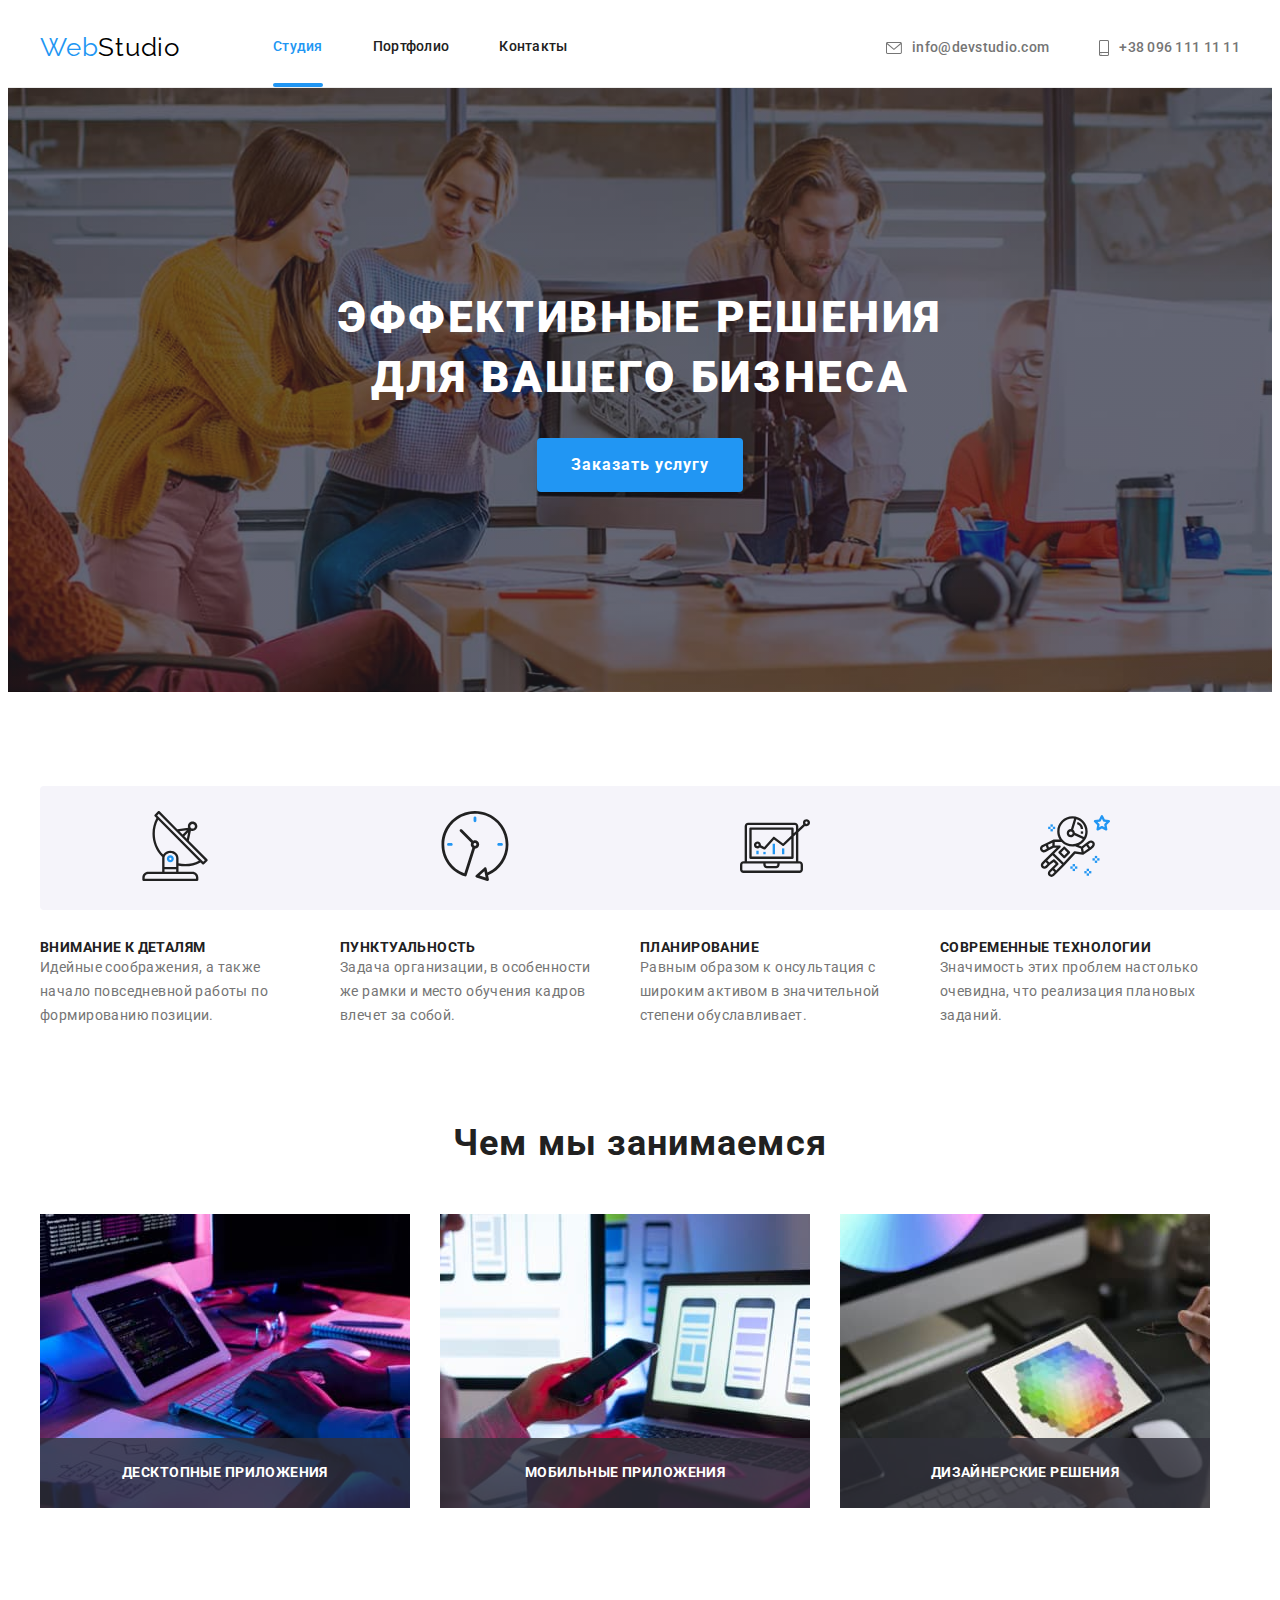
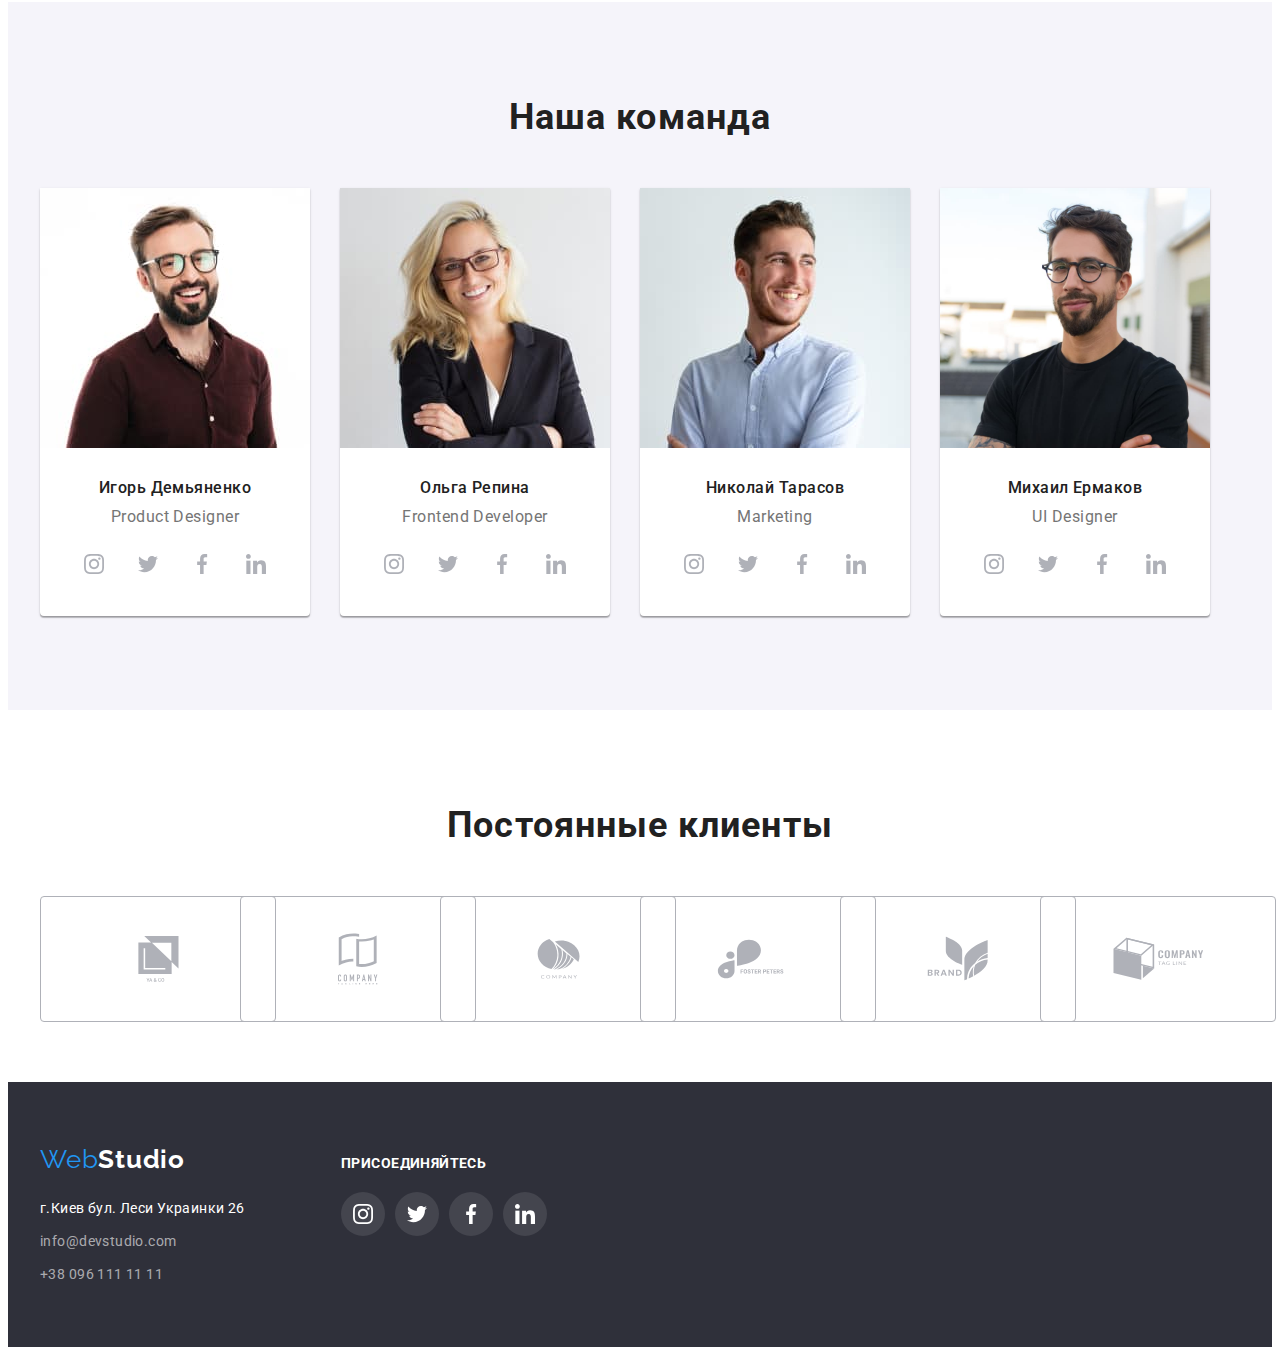
<file: index.html>
<!DOCTYPE html>
<html lang="ru">
  <head>
    <meta charset="UTF-8" />
    <meta http-equiv="X-UA-Compatible" content="IE=edge" />
    <meta name="viewport" content="width=device-width, initial-scale=1.0" />
    <title>WebStudio</title>
    <link rel="preconnect" href="https://fonts.gstatic.com" />
    <link
      href="https://fonts.googleapis.com/css2?family=Raleway:wght@700&family=Roboto:wght@400;500;700;900&display=swap"
      rel="stylesheet"
    />
    <link
      rel="stylesheet"
      href="https://cdnjs.cloudflare.com/ajax/libs/modern-normalize/1.1.0/modern-normalize.min.css"
      integrity="sha512-wpPYUAdjBVSE4KJnH1VR1HeZfpl1ub8YT/NKx4PuQ5NmX2tKuGu6U/JRp5y+Y8XG2tV+wKQpNHVUX03MfMFn9Q=="
      crossorigin="anonymous"
      referrerpolicy="no-referrer"
    />
    <link rel="stylesheet" href="./css/styles.css" />
  </head>
  <body>
    <header class="header">
      <div class="container header-container">
        <nav class="header-nav">
          <a class="logo link" href="./index.html">Web<span class="logo-black">Studio</span> </a>
          <ul class="header-menu list">
            <li class="menu-list">
              <a class="menu-list-link link current" href="./index.html">Студия</a>
            </li>
            <li class="menu-list">
              <a class="menu-list-link link" href="./portfolio.html">Портфолио</a>
            </li>
            <li class="menu-list"><a class="menu-list-link link" href="">Контакты</a></li>
          </ul>
        </nav>
        <ul class="contacts-header list">
          <li class="contacts-header-list">
            <a class="contacts-header-mail-link link" href="mailto:info@devstudio.com">
              <svg class="header-icon">
                <use href="./imeges/svg/svg.svg#icon-envelope"></use>
              </svg>
              info@devstudio.com
            </a>
          </li>
          <li class="contacts-header-list">
            <a class="contacts-header-phone-link link" href="tel:+380961111111">
              <svg class="header-icon-tel">
                <use href="./imeges/svg/svg.svg#icon-smartphone" height="16" width="10"></use>
              </svg>
              +38 096 111 11 11</a
            >
          </li>
        </ul>
      </div>
    </header>
    <!-- hero -->
    <main>
      <section class="hero">
        <h1 class="titel-hero">Эффективные решения<br />для вашего бизнеса</h1>
        <button type="button" class="modal-button" data-modal-open>Заказать услугу</button>
      </section>
      <!-- advantages -->
      <section class="section-advantages">
        <div class="container">
          <!--скрыть заголовок-->
          <h2 hidden>Наши преимущества</h2>
          <ul class="advantages">
            <li class="advantages-list list">
              <div class="advantages-icon-container">
                <svg class="advantages-icon">
                  <use href="./imeges/svg/svg.svg#icon-antenna"></use>
                </svg>
              </div>
              <h3 class="advantages-titel">Внимание к деталям</h3>
              <p class="advantages-text">
                Идейные соображения, а также начало повседневной работы по формированию позиции.
              </p>
            </li>
            <li class="advantages-list list">
              <div class="advantages-icon-container">
                <svg class="advantages-icon">
                  <use href="./imeges/svg/svg.svg#icon-clock"></use>
                </svg>
              </div>
              <h3 class="advantages-titel">Пунктуальность</h3>
              <p class="advantages-text">
                Задача организации, в особенности же рамки и место обучения кадров влечет за собой.
              </p>
            </li>
            <li class="advantages-list list">
              <div class="advantages-icon-container">
                <svg class="advantages-icon">
                  <use href="./imeges/svg/svg.svg#icon-diagram"></use>
                </svg>
              </div>
              <h3 class="advantages-titel">Планирование</h3>
              <p class="advantages-text">
                Равным образом к онсультация с широким активом в значительной степени обуславливает.
              </p>
            </li>
            <li class="advantages-list list">
              <div class="advantages-icon-container">
                <svg class="advantages-icon">
                  <use href="./imeges/svg/svg.svg#icon-astronaut"></use>
                </svg>
              </div>
              <h3 class="advantages-titel">Современные технологии</h3>
              <p class="advantages-text">
                Значимость этих проблем настолько очевидна, что реализация плановых заданий.
              </p>
            </li>
          </ul>
        </div>
      </section>
      <!-- job -->
      <section class="section-job">
        <div class="container">
          <h2 class="job">Чем мы занимаемся</h2>
          <ul class="job-list">
            <li class="job-list-item list">
              <img class="job-list-img" src="./imeges/job/1.jpg" alt="Верстка сайта" width="370" />
              <div class="job-list-img-container">
                <p class="job-list-img-text">ДЕСКТОПНЫЕ ПРИЛОЖЕНИЯ</p>
              </div>
            </li>
            <li class="job-list-item list">
              <img
                class="job-list-img"
                src="./imeges/job/2.jpg"
                alt="Адаптация для разных устройств"
                width="370"
              />
              <div class="job-list-img-container">
                <p class="job-list-img-text">Мобильные приложения</p>
              </div>
            </li>
            <li class="job-list-item list">
              <img
                class="job-list-img"
                src="./imeges/job/3.jpg"
                alt="Подбор цветовой гаммы"
                width="370"
              />
              <div class="job-list-img-container">
                <p class="job-list-img-text">Дизайнерские решения</p>
              </div>
            </li>
          </ul>
        </div>
      </section>
      <!-- team -->
      <section class="section-team">
        <div class="container">
          <h2 class="team-titel">Наша команда</h2>
          <ul class="team-list">
            <li class="team-list-item list">
              <img src="./imeges/team/1.jpg" alt="фото Игоря Демьяненко" width="270" />
              <div class="team-box">
                <h3 class="team-name">Игорь Демьяненко</h3>
                <p lang="en" class="position">Product Designer</p>
                <ul class="social-list list">
                  <li>
                    <a class="social-list-link" href="">
                      <svg class="social-list-icon">
                        <use href="./imeges/svg/svg.svg#icon-instagram"></use>
                      </svg>
                    </a>
                  </li>
                  <li>
                    <a href="" class="social-list-link">
                      <svg class="social-list-icon">
                        <use href="./imeges/svg/svg.svg#icon-twitter"></use>
                      </svg>
                    </a>
                  </li>
                  <li>
                    <a href="" class="social-list-link">
                      <svg class="social-list-icon">
                        <use href="./imeges/svg/svg.svg#icon-facebook-1"></use>
                      </svg>
                    </a>
                  </li>
                  <li>
                    <a href="" class="social-list-link">
                      <svg class="social-list-icon">
                        <use href="./imeges/svg/svg.svg#icon-linkedin"></use>
                      </svg>
                    </a>
                  </li>
                </ul>
              </div>
            </li>
            <li class="team-list-item list">
              <img src="./imeges/team/2.jpg" alt="фото Ольги Репиной" width="270" />
              <div class="team-box">
                <h3 class="team-name">Ольга Репина</h3>
                <p lang="en" class="position">Frontend Developer</p>
                <ul class="social-list list">
                  <li>
                    <a class="social-list-link" href="">
                      <svg class="social-list-icon">
                        <use href="./imeges/svg/svg.svg#icon-instagram"></use>
                      </svg>
                    </a>
                  </li>
                  <li>
                    <a href="" class="social-list-link">
                      <svg class="social-list-icon">
                        <use href="./imeges/svg/svg.svg#icon-twitter"></use>
                      </svg>
                    </a>
                  </li>
                  <li>
                    <a href="" class="social-list-link">
                      <svg class="social-list-icon">
                        <use href="./imeges/svg/svg.svg#icon-facebook-1"></use>
                      </svg>
                    </a>
                  </li>
                  <li>
                    <a href="" class="social-list-link">
                      <svg class="social-list-icon">
                        <use href="./imeges/svg/svg.svg#icon-linkedin"></use>
                      </svg>
                    </a>
                  </li>
                </ul>
              </div>
            </li>
            <li class="team-list-item list">
              <img src="./imeges/team/3.jpg" alt="фото Николая Тарасова" />
              <div class="team-box">
                <h3 class="team-name">Николай Тарасов</h3>
                <p lang="en" class="position">Marketing</p>
                <ul class="social-list list">
                  <li>
                    <a class="social-list-link" href="">
                      <svg class="social-list-icon">
                        <use href="./imeges/svg/svg.svg#icon-instagram"></use>
                      </svg>
                    </a>
                  </li>
                  <li>
                    <a href="" class="social-list-link">
                      <svg class="social-list-icon">
                        <use href="./imeges/svg/svg.svg#icon-twitter"></use>
                      </svg>
                    </a>
                  </li>
                  <li>
                    <a href="" class="social-list-link">
                      <svg class="social-list-icon">
                        <use href="./imeges/svg/svg.svg#icon-facebook-1"></use>
                      </svg>
                    </a>
                  </li>
                  <li>
                    <a href="" class="social-list-link">
                      <svg class="social-list-icon">
                        <use href="./imeges/svg/svg.svg#icon-linkedin"></use>
                      </svg>
                    </a>
                  </li>
                </ul>
              </div>
            </li>
            <li class="team-list-item list">
              <img src="./imeges/team/4.jpg" alt="фото Михаила Ермакова" width="270" />
              <div class="team-box">
                <h3 class="team-name">Михаил Ермаков</h3>
                <p lang="en" class="position">UI Designer</p>
                <ul class="social-list list">
                  <li>
                    <a class="social-list-link" href="">
                      <svg class="social-list-icon">
                        <use href="./imeges/svg/svg.svg#icon-instagram"></use>
                      </svg>
                    </a>
                  </li>
                  <li>
                    <a class="social-list-link" href="">
                      <svg class="social-list-icon">
                        <use href="./imeges/svg/svg.svg#icon-twitter"></use>
                      </svg>
                    </a>
                  </li>
                  <li>
                    <a href="" class="social-list-link">
                      <svg class="social-list-icon">
                        <use href="./imeges/svg/svg.svg#icon-facebook-1"></use>
                      </svg>
                    </a>
                  </li>
                  <li>
                    <a href="" class="social-list-link">
                      <svg class="social-list-icon">
                        <use href="./imeges/svg/svg.svg#icon-linkedin"></use>
                      </svg>
                    </a>
                  </li>
                </ul>
              </div>
            </li>
          </ul>
        </div>
      </section>
      <!-- Partners -->
      <section class="partners-sections">
        <div class="container">
          <h2 class="partners">Постоянные клиенты</h2>
          <ul class="partners-list list">
            <li class="partners-list-item">
              <a href="" class="partners-list-link">
                <svg class="partners-list-icon" height="46" width="41">
                  <use href="./imeges/svg/svg.svg#icon-group"></use>
                </svg>
              </a>
            </li>
            <li class="partners-list-item">
              <a href="" class="partners-list-link">
                <svg class="partners-list-icon" height="52" width="40">
                  <use href="./imeges/svg/svg.svg#icon-group2"></use>
                </svg>
              </a>
            </li>
            <li class="partners-list-item">
              <a href="" class="partners-list-link">
                <svg class="partners-list-icon" height="41" width="43">
                  <use href="./imeges/svg/svg.svg#icon-group3"></use>
                </svg>
              </a>
            </li>
            <li class="partners-list-item">
              <a href="" class="partners-list-link">
                <svg class="partners-list-icon" height="40" width="83">
                  <use href="./imeges/svg/svg.svg#icon-group4"></use>
                </svg>
              </a>
            </li>
            <li class="partners-list-item">
              <a href="" class="partners-list-link">
                <svg class="partners-list-icon" height="45" width="62">
                  <use href="./imeges/svg/svg.svg#icon-group5"></use>
                </svg>
              </a>
            </li>
            <li class="partners-list-item">
              <a href="" class="partners-list-link">
                <svg class="partners-list-icon" height="43" width="93">
                  <use href="./imeges/svg/svg.svg#icon-group6"></use>
                </svg>
              </a>
            </li>
          </ul>
        </div>
      </section>
    </main>
    <!-- footer -->
    <footer class="footer">
      <div class="container footer-container">
        <div class="addres">
          <a class="logo link" href="./index.html">Web<span class="logo-white">Studio</span></a>
          <address class="address">
            <ul class="footer-list list">
              <li class="footer-list-item">
                <a
                  class="footer-list-address link"
                  href="https://goo.gl/maps/URizzxRPcftidG8c9"
                  target="_blank"
                  rel="nooperer noreferrer"
                  >г.Киев бул. Леси Украинки 26</a
                >
              </li>
              <li class="footer-list-item">
                <a class="footer-link-mail link" href="mailto:info@devstudio.com"
                  >info@devstudio.com</a
                >
              </li>
              <li class="footer-list-item">
                <a class="footer-link-tel link" href="tel:+380961111111">+38 096 111 11 11</a>
              </li>
            </ul>
          </address>
        </div>
        <div class="footer-social-container">
          <p class="footer-social-titel">присоединяйтесь</p>
          <ul class="footer-social-list list">
            <li class="footer-social-list-item">
              <a class="footer-social-list-link" href="">
                <svg class="footer-social-list-icon">
                  <use href="./imeges/svg/svg.svg#icon-instagram"></use>
                </svg>
              </a>
            </li>
            <li class="footer-social-list-item">
              <a class="footer-social-list-link" href="">
                <svg class="footer-social-list-icon">
                  <use href="./imeges/svg/svg.svg#icon-twitter"></use>
                </svg>
              </a>
            </li>
            <li class="footer-social-list-item">
              <a href="" class="footer-social-list-link">
                <svg class="footer-social-list-icon">
                  <use href="./imeges/svg/svg.svg#icon-facebook-1"></use>
                </svg>
              </a>
            </li>
            <li class="footer-social-list-item">
              <a href="" class="footer-social-list-link">
                <svg class="footer-social-list-icon">
                  <use href="./imeges/svg/svg.svg#icon-linkedin"></use>
                </svg>
              </a>
            </li>
          </ul>
        </div>
      </div>
    </footer>
    <div class="backdrop is-hidden" data-modal>
      <div class="modal">
        <button type="button" class="close" data-modal-close>
          <svg class="close-icon" height="18px" width="18px">
            <use href="./imeges/svg/svg.svg#icon-Vector"></use>
          </svg>
        </button>
      </div>
    </div>
    <script src="./js/modal.js"></script>
  </body>
</html>
</file>
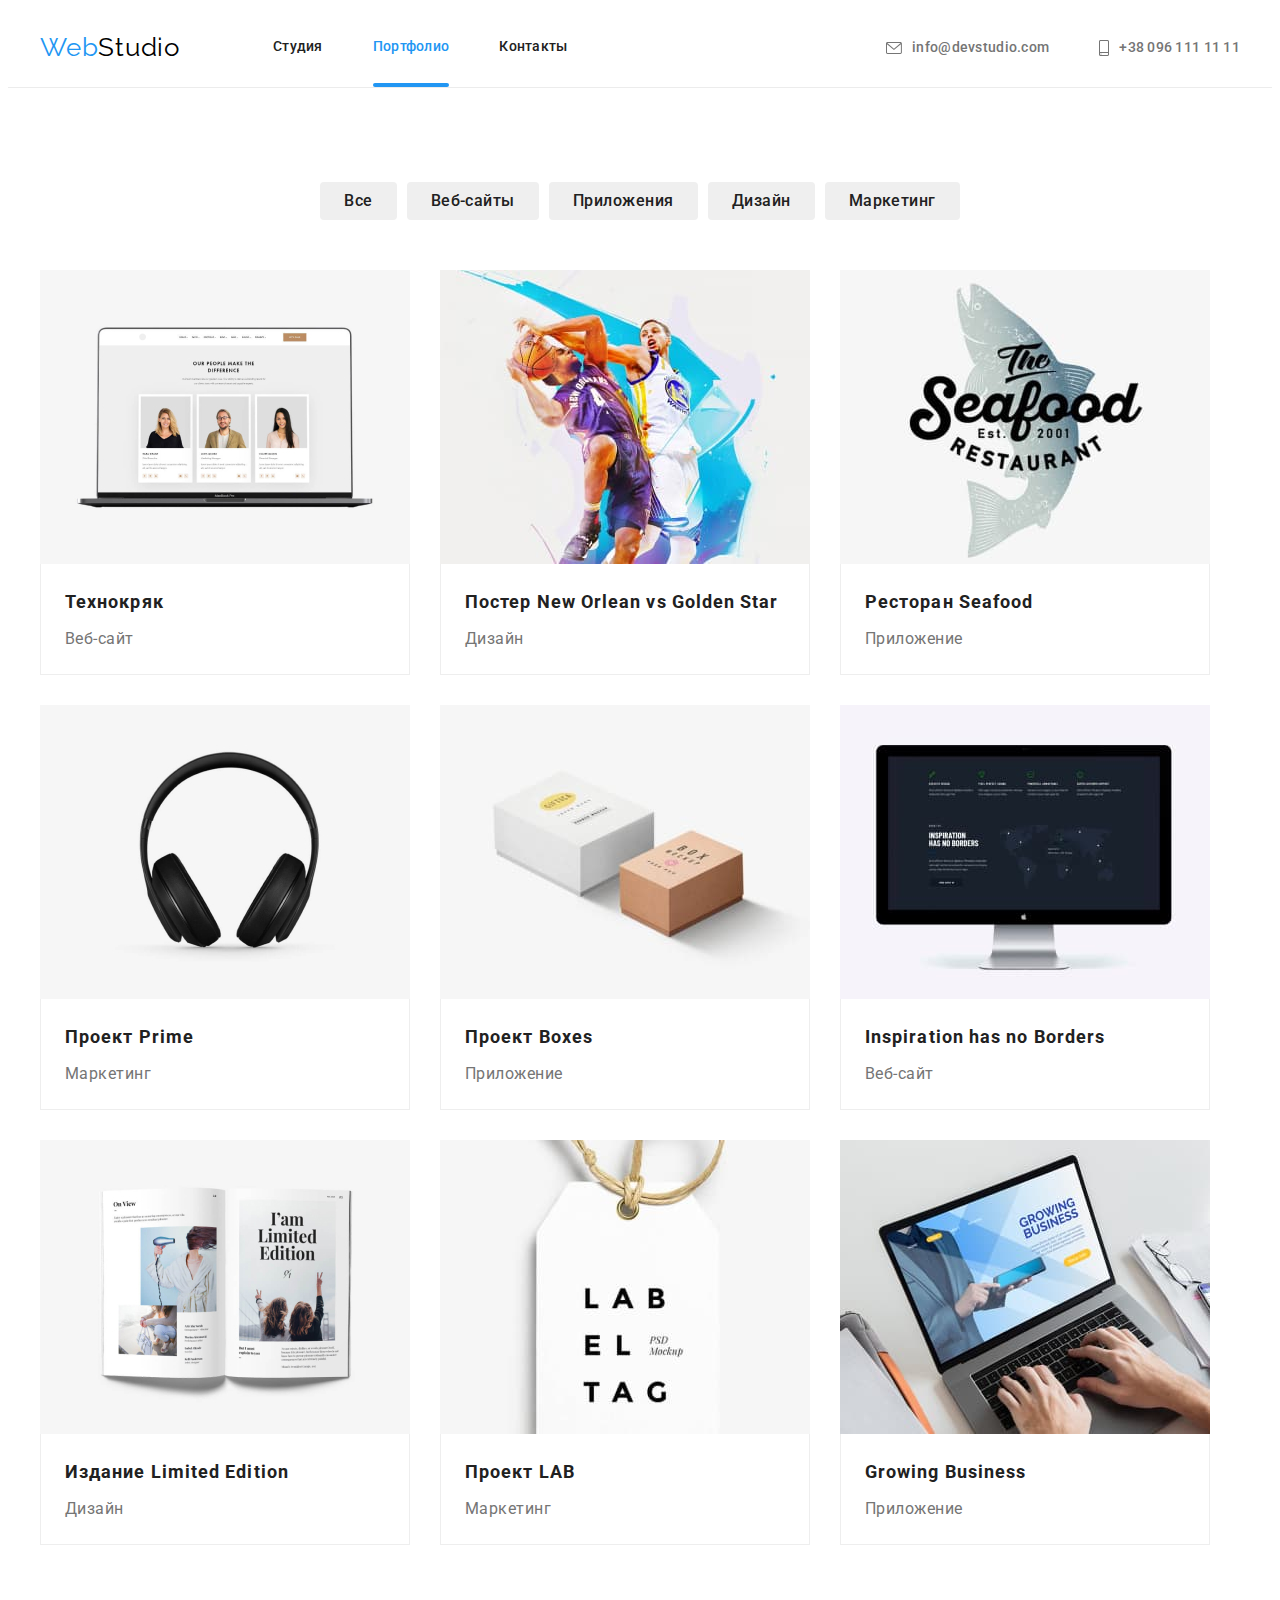
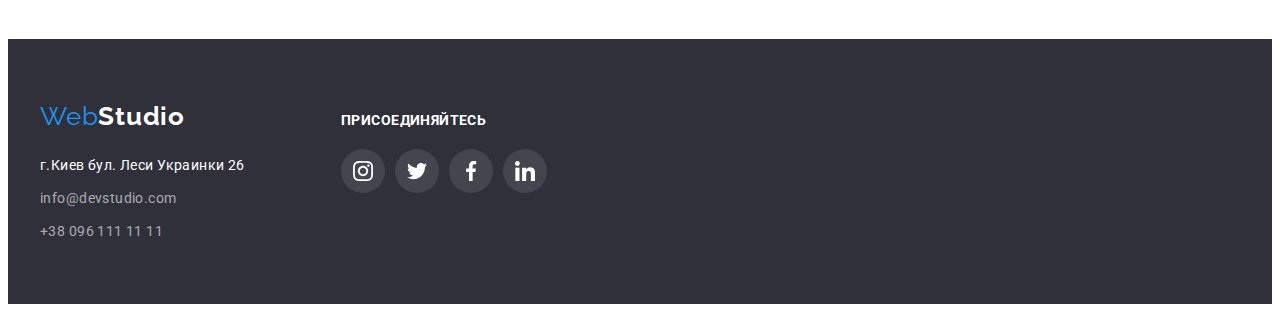
<file: portfolio.html>
<!DOCTYPE html>
<html lang="ru">
  <head>
    <meta charset="UTF-8" />
    <meta http-equiv="X-UA-Compatible" content="IE=edge" />
    <meta name="viewport" content="width=device-width, initial-scale=1.0" />
    <title>WebStudio</title>
    <link rel="preconnect" href="https://fonts.gstatic.com" />
    <link
      href="https://fonts.googleapis.com/css2?family=Raleway:wght@700&family=Roboto:wght@400;500;700;900&display=swap"
      rel="stylesheet"
    />
    <link
      rel="stylesheet"
      href="https://cdnjs.cloudflare.com/ajax/libs/modern-normalize/1.1.0/modern-normalize.min.css"
      integrity="sha512-wpPYUAdjBVSE4KJnH1VR1HeZfpl1ub8YT/NKx4PuQ5NmX2tKuGu6U/JRp5y+Y8XG2tV+wKQpNHVUX03MfMFn9Q=="
      crossorigin="anonymous"
      referrerpolicy="no-referrer"
    />
    <link rel="stylesheet" href="./css/styles.css" />
  </head>

  <body>
    <header class="header">
      <div class="container header-container">
        <nav class="header-nav">
          <a class="logo link" href="./index.html">Web<span class="logo-black">Studio</span> </a>
          <ul class="header-menu list">
            <li class="menu-list">
              <a class="menu-list-link link" href="./index.html">Студия</a>
            </li>
            <li class="menu-list">
              <a class="menu-list-link link current" href="./portfolio.html">Портфолио</a>
            </li>
            <li class="menu-list"><a class="menu-list-link link" href="">Контакты</a></li>
          </ul>
        </nav>
        <ul class="contacts-header list">
          <li class="contacts-header-list">
            <a class="contacts-header-mail-link link" href="mailto:info@devstudio.com">
              <svg class="header-icon">
                <use href="./imeges/svg/svg.svg#icon-envelope"></use>
              </svg>
              info@devstudio.com
            </a>
          </li>
          <li class="contacts-header-list">
            <a class="contacts-header-phone-link link" href="tel:+380961111111">
              <svg class="header-icon-tel">
                <use href="./imeges/svg/svg.svg#icon-smartphone" height="16" width="10"></use>
              </svg>
              +38 096 111 11 11</a
            >
          </li>
        </ul>
      </div>
    </header>
    <main>
      <section class="portfolio-section-btn">
        <div class="container">
          <!--скрыть заголовок-->
          <h1 hidden>Примеры наших работ</h1>
          <ul class="portfolio-btn list">
            <li class="portfolio-btn-item">
              <button type="button" class="modal-button-portfolio">Все</button>
            </li>
            <li class="portfolio-btn-item">
              <button type="button" class="modal-button-portfolio">Веб-сайты</button>
            </li>
            <li class="portfolio-btn-item">
              <button type="button" class="modal-button-portfolio">Приложения</button>
            </li>
            <li class="portfolio-btn-item">
              <button type="button" class="modal-button-portfolio">Дизайн</button>
            </li>
            <li class="portfolio-btn-item">
              <button type="button" class="modal-button-portfolio">Маркетинг</button>
            </li>
          </ul>

          <ul class="portfolio-list-s list">
            <li class="portfolio-list-item">
              <a class="portfolio-list-item-link link" href="">
                <div class="portfolio-list-item-overlay">
                  <img src="./imeges/portfolio/img.jpg" alt="" width="370" />
                  <p class="overlay">
                    Технокряк это современная площадка распространения коронавируса. Компании
                    используют эту платформу для цифрового шпионажа и атак на защищённые сервера
                    конкурентов.
                  </p>
                </div>
                <div class="portfolio-box">
                  <h2 class="list-portfolio">Технокряк</h2>
                  <p class="list-portfolio-category">Веб-сайт</p>
                </div>
              </a>
            </li>
            <li class="portfolio-list-item">
              <a class="portfolio-list-item-link link" href="">
                <div class="portfolio-list-item-overlay">
                  <img src="./imeges/portfolio/img-1.jpg" alt="" width="370" />
                  <p class="overlay">
                    Технокряк это современная площадка распространения коронавируса. Компании
                    используют эту платформу для цифрового шпионажа и атак на защищённые сервера
                    конкурентов.
                  </p>
                </div>
                <div class="portfolio-box">
                  <h2 class="list-portfolio">Постер New Orlean vs Golden Star</h2>
                  <p class="list-portfolio-category">Дизайн</p>
                </div>
              </a>
            </li>
            <li class="portfolio-list-item">
              <a class="portfolio-list-item-link link" href="">
                <div class="portfolio-list-item-overlay">
                  <img src="./imeges/portfolio/img-2.jpg" alt="" width="370" />
                  <p class="overlay">
                    Технокряк это современная площадка распространения коронавируса. Компании
                    используют эту платформу для цифрового шпионажа и атак на защищённые сервера
                    конкурентов.
                  </p>
                </div>
                <div class="portfolio-box">
                  <h2 class="list-portfolio">Ресторан Seafood</h2>
                  <p class="list-portfolio-category">Приложение</p>
                </div>
              </a>
            </li>
            <li class="portfolio-list-item">
              <a class="portfolio-list-item-link link" href="">
                <div class="portfolio-list-item-overlay">
                  <img src="./imeges/portfolio/img-3.jpg" alt="" width="370" />
                  <p class="overlay">
                    Технокряк это современная площадка распространения коронавируса. Компании
                    используют эту платформу для цифрового шпионажа и атак на защищённые сервера
                    конкурентов.
                  </p>
                </div>
                <div class="portfolio-box">
                  <h2 class="list-portfolio">Проект Prime</h2>
                  <p class="list-portfolio-category">Маркетинг</p>
                </div>
              </a>
            </li>
            <li class="portfolio-list-item">
              <a class="portfolio-list-item-link link" href="">
                <div class="portfolio-list-item-overlay">
                  <img src="./imeges/portfolio/img-4.jpg" alt="" width="370" />
                  <p class="overlay">
                    Технокряк это современная площадка распространения коронавируса. Компании
                    используют эту платформу для цифрового шпионажа и атак на защищённые сервера
                    конкурентов.
                  </p>
                </div>
                <div class="portfolio-box">
                  <h2 class="list-portfolio">Проект Boxes</h2>
                  <p class="list-portfolio-category">Приложение</p>
                </div>
              </a>
            </li>
            <li class="portfolio-list-item">
              <a class="portfolio-list-item-link link" href="">
                <div class="portfolio-list-item-overlay">
                  <img src="./imeges/portfolio/img-5.jpg" alt="" width="370" />
                  <p class="overlay">
                    Технокряк это современная площадка распространения коронавируса. Компании
                    используют эту платформу для цифрового шпионажа и атак на защищённые сервера
                    конкурентов.
                  </p>
                </div>
                <div class="portfolio-box">
                  <h2 class="list-portfolio">Inspiration has no Borders</h2>
                  <p class="list-portfolio-category">Веб-сайт</p>
                </div>
              </a>
            </li>
            <li class="portfolio-list-item">
              <a class="portfolio-list-item-link link" href="">
                <div class="portfolio-list-item-overlay">
                  <img src="./imeges/portfolio/img-6.jpg" alt="" width="370" />
                  <p class="overlay">
                    Технокряк это современная площадка распространения коронавируса. Компании
                    используют эту платформу для цифрового шпионажа и атак на защищённые сервера
                    конкурентов.
                  </p>
                </div>
                <div class="portfolio-box">
                  <h2 class="list-portfolio">Издание Limited Edition</h2>
                  <p class="list-portfolio-category">Дизайн</p>
                </div>
              </a>
            </li>
            <li class="portfolio-list-item">
              <a class="portfolio-list-item-link link" href="">
                <div class="portfolio-list-item-overlay">
                  <img src="./imeges/portfolio/img-7.jpg" alt="" width="370" />
                  <p class="overlay">
                    Технокряк это современная площадка распространения коронавируса. Компании
                    используют эту платформу для цифрового шпионажа и атак на защищённые сервера
                    конкурентов.
                  </p>
                </div>
                <div class="portfolio-box">
                  <h2 class="list-portfolio">Проект LAB</h2>
                  <p class="list-portfolio-category">Маркетинг</p>
                </div>
              </a>
            </li>
            <li class="portfolio-list-item">
              <a class="portfolio-list-item-link link" href="">
                <div class="portfolio-list-item-overlay">
                  <img src="./imeges/portfolio/img-8.jpg" alt="" width="370" />
                  <p class="overlay">
                    Технокряк это современная площадка распространения коронавируса. Компании
                    используют эту платформу для цифрового шпионажа и атак на защищённые сервера
                    конкурентов.
                  </p>
                </div>
                <div class="portfolio-box">
                  <h2 class="list-portfolio">Growing Business</h2>
                  <p class="list-portfolio-category">Приложение</p>
                </div>
              </a>
            </li>
          </ul>
        </div>
      </section>
    </main>
    <footer class="footer">
      <div class="container footer-container">
        <div class="addres">
          <a class="logo link" href="./index.html">Web<span class="logo-white">Studio</span></a>
          <address class="address">
            <ul class="footer-list list">
              <li class="footer-list-item">
                <a
                  class="footer-list-address link"
                  href="https://goo.gl/maps/URizzxRPcftidG8c9"
                  target="_blank"
                  rel="nooperer noreferrer"
                  >г.Киев бул. Леси Украинки 26</a
                >
              </li>
              <li class="footer-list-item">
                <a class="footer-link-mail link" href="mailto:info@devstudio.com"
                  >info@devstudio.com</a
                >
              </li>
              <li class="footer-list-item">
                <a class="footer-link-tel link" href="tel:+380961111111">+38 096 111 11 11</a>
              </li>
            </ul>
          </address>
        </div>
        <div class="footer-social-container">
          <p class="footer-social-titel">присоединяйтесь</p>
          <ul class="footer-social-list list">
            <li class="footer-social-list-item">
              <a class="footer-social-list-link" href="">
                <svg class="footer-social-list-icon">
                  <use href="./imeges/svg/svg.svg#icon-instagram"></use>
                </svg>
              </a>
            </li>
            <li class="footer-social-list-item">
              <a class="footer-social-list-link" href="">
                <svg class="footer-social-list-icon">
                  <use href="./imeges/svg/svg.svg#icon-twitter"></use>
                </svg>
              </a>
            </li>
            <li class="footer-social-list-item">
              <a href="" class="footer-social-list-link">
                <svg class="footer-social-list-icon">
                  <use href="./imeges/svg/svg.svg#icon-facebook-1"></use>
                </svg>
              </a>
            </li>
            <li class="footer-social-list-item">
              <a href="" class="footer-social-list-link">
                <svg class="footer-social-list-icon">
                  <use href="./imeges/svg/svg.svg#icon-linkedin"></use>
                </svg>
              </a>
            </li>
          </ul>
        </div>
      </div>
    </footer>
  </body>
</html>
</file>
<file: css/styles.css>
:root {
  --main-font: 'Roboto', sans-serif;
  --secondary-font: ;
  --accent-color: #2196f3;
  --background-color: #2f303a;
  --contact-head: #757575;
  --titel-hero-button: #ffffff;
  --bacground-button: #f5f4fa;
  --border-portfolio: #eeeeee;
  --fill: #afb1b8;
}

h1,
h2,
h3,
h4,
h5,
h6,
p {
  margin-top: 0;
  margin-bottom: 0;
}
ul,
ol {
  margin-top: 0;
  margin-bottom: 0;
  padding-left: 0;
}
img {
  display: block;
}
body {
  font-family: var(--main-font);
}
.list {
  list-style: none;
}
.link {
  text-decoration: none;
}

/* header */
.header {
  padding-top: 24px;
  padding-bottom: 24px;
  border-bottom: 1px solid #ececec;
}
.container {
  width: 1200px;
  margin: 0 auto;
  padding-left: 15px;
  padding-right: 15px;
}
.header-container {
  display: flex;
}
.header-nav {
  display: flex;
  align-items: center;
}
.header-menu {
  display: flex;
}
.contacts-header {
  display: flex;
  align-items: center;
  margin-left: auto;
}
.header-icon {
  width: 16px;
  height: 12px;
  margin-right: 10px;
}
.header-icon-tel {
  width: 10px;
  height: 16px;
  margin-right: 10px;
}
.logo {
  font-family: 'Raleway', sans-serif;
  font-weight: 400;
  font-size: 26px;
  line-height: 1.2;
  letter-spacing: 0.03em;
  color: var(--accent-color);
  margin-right: 93px;
}
.menu-list:not(:last-child) {
  margin-right: 50px;
}
.logo-black {
  font-family: 'Raleway', sans-serif;
  font-weight: 400;
  font-size: 26px;
  line-height: 1.2;
  letter-spacing: 0.03em;
  color: #000;
}

.menu-list-link {
  font-weight: 500;
  font-size: 14px;
  line-height: 1.14;
  letter-spacing: 0.02em;
  color: #212121;
  transition-property: color;
  transition-duration: 250ms;
  transition-timing-function: cubic-bezier(0.4, 0, 0.2, 1);
  transition-delay: 0ms;
}
.current::after {
  display: block;
  content: '';
  width: 100%;
  height: 4px;
  background-color: var(--accent-color);
  border-radius: 2px;
  position: relative;
  top: 28px;
}
.current {
  color: var(--accent-color);
}
.menu-list-link:hover,
.menu-list-link:focus {
  color: var(--accent-color);
}
.contacts-header-mail-link {
  font-weight: 500;
  font-size: 14px;
  line-height: 1.14;
  letter-spacing: 0.02em;
  color: var(--contact-head);
  margin-left: auto;
  display: flex;
  align-items: center;
  transition-property: color, fill;
  transition-duration: 250ms;
  transition-timing-function: cubic-bezier(0.4, 0, 0.2, 1);
  transition-delay: 0ms;
  fill: #757575;
}
.contacts-header-phone-link {
  font-weight: 500;
  font-size: 14px;
  line-height: 1.14;
  letter-spacing: 0.02em;
  color: var(--contact-head);
  margin-left: 50px;
  display: flex;
  align-items: center;
  transition-property: color, fill;
  transition-duration: 250ms;
  transition-timing-function: cubic-bezier(0.4, 0, 0.2, 1);
  transition-delay: 0ms;
  fill: #757575;
}
.contacts-header-mail-link:hover,
.contacts-header-mail-link:focus {
  color: var(--accent-color);
}
.contacts-header-phone-link:hover,
.contacts-header-phone-link:focus {
  color: var(--accent-color);
}
.contacts-header-mail-link:hover,
.contacts-header-mail-link:focus {
  fill: var(--accent-color);
}
.contacts-header-phone-link:hover,
.contacts-header-phone-link:focus {
  fill: var(--accent-color);
}

/* hero */
.titel-hero {
  font-weight: 900;
  font-size: 44px;
  line-height: 1.36;
  text-align: center;
  letter-spacing: 0.06em;
  text-transform: uppercase;
  color: var(--titel-hero-button);
  margin-right: 0 auto;
  margin-bottom: 30px;
}
.hero {
  background-image: linear-gradient(rgba(47, 48, 58, 0.4), rgba(47, 48, 58, 0.4)),
    url('../imeges/bg/bg.jpg');
  background-repeat: no-repeat;
  background-position: 50% 50%;
  background-size: cover;
  padding-top: 200px;
  padding-bottom: 200px;
}
.modal-button {
  border-radius: 4px;
  font-family: inherit;
  font-weight: 700;
  font-size: 16px;
  line-height: 1.87;
  display: flex;
  align-items: center;
  text-align: center;
  letter-spacing: 0.06em;
  cursor: pointer;
  background: var(--accent-color);
  padding: 10px 32px;
  margin-right: auto;
  margin-left: auto;
  box-shadow: 0px 4px 4px rgba(0, 0, 0, 0.15);
  border-radius: 4px;
  border-color: transparent;
  color: var(--titel-hero-button);
}

/* advantages */
.advantages {
  display: flex;
}
.section-advantages {
  padding-top: 94px;
  padding-bottom: 94px;
}
.advantages-list:not(:last-child) {
  margin-right: 30px;
}
.advantages-list {
  width: 270px;
}
.advantages-titel {
  font-weight: 700;
  font-size: 14px;
  line-height: 1.14;
  letter-spacing: 0.03em;
  text-transform: uppercase;
  color: #212121;
}
.advantages-text {
  font-weight: 400;
  font-size: 14px;
  line-height: 1.71;
  letter-spacing: 0.03em;
  color: #757575;
}
.titel2 {
  font-weight: 700;
  font-size: 36px;
  line-height: 1.17;
  text-align: center;
  letter-spacing: 0.03em;
  color: #212121;
}
.position {
  font-weight: 400;
  font-size: 16px;
  line-height: 1.19;
  text-align: center;
  letter-spacing: 0.03em;
  color: #757575;
}
.titel3-name {
  font-weight: 500;
  font-size: 16px;
  line-height: 1.19;
  letter-spacing: 0.03em;
  color: #212121;
}
.advantages-icon {
  width: 70px;
  height: 70px;
}
.advantages-icon-container {
  width: 100%;
  background: #f5f4fa;
  padding: 25px 100px;
  margin-bottom: 30px;
  border-radius: 4px;
}
/* job  */
.section-job {
  padding-bottom: 94px;
}

.job-list-item:not(:last-child) {
  margin-right: 30px;
}
.job-list {
  display: flex;
}
.job,
.team-titel,
.partners {
  font-weight: 700;
  font-size: 36px;
  line-height: 1.17;
  text-align: center;
  letter-spacing: 0.03em;
  color: #212121;
  margin-bottom: 50px;
}
.job-list-img-container {
  width: 370px;
  height: 70px;
  background: rgba(47, 48, 58, 0.8);
  display: flex;
  align-items: center;
  justify-content: center;
  position: absolute;
  margin-top: -70px;
}
.job-list-img-text {
  font-weight: 700;
  font-size: 14px;
  line-height: 1.14;
  letter-spacing: 0.03em;
  text-transform: uppercase;
  color: var(--titel-hero-button);
}

/* team */
.section-team {
  padding-top: 94px;
  padding-bottom: 94px;
  background: var(--bacground-button);
}
.team-list {
  display: flex;
}
.team-list-item {
  background: #ffffff;
  box-shadow: 0px 1px 3px rgba(0, 0, 0, 0.12), 0px 1px 1px rgba(0, 0, 0, 0.14),
    0px 2px 1px rgba(0, 0, 0, 0.2);
  border-radius: 0px 0px 4px 4px;
}
.team-list-item:not(:last-child) {
  margin-right: 30px;
}
.team-box {
  padding-top: 30px;
  padding-bottom: 30px;
  padding-left: 32px;
  padding-right: 32px;
}
.team-name {
  font-weight: 500;
  font-size: 16px;
  line-height: 1.19;
  text-align: center;
  letter-spacing: 0.03em;
  color: #212121;
  margin-bottom: 10px;
}
.position {
  font-weight: 400;
  font-size: 16px;
  line-height: 1.19;
  text-align: center;
  letter-spacing: 0.03em;
  color: #757575;
}
.logo-white {
  font-weight: 700;
  font-size: 26px;
  line-height: 1.35;
  letter-spacing: 0.03em;
  color: #ffffff;
}
.social-list-icon {
  width: 20px;
  height: 20px;
}
.social-list-link {
  display: flex;
  justify-content: center;
  align-items: center;
  width: 44px;
  height: 44px;
  border-radius: 50%;
  background-color: #ffffff;
  fill: var(--fill);
  transition-property: background-color, fill;
  transition-duration: 250ms;
  transition-timing-function: cubic-bezier(0.4, 0, 0.2, 1);
  transition-delay: 0ms;
}
.social-list-link:hover,
.social-list-link:focus {
  background-color: var(--accent-color);
  fill: #ffffff;
}
.social-list {
  display: flex;
  justify-content: space-between;
  margin-top: 16px;
}
/* Partners */
.partners-sections {
  padding-top: 94px;
  padding-bottom: 94px;
}
.partners-list {
  display: flex;
}
.partners-list-icon {
  fill: var(--fill);
  transition-property: fill;
  transition-duration: 250ms;
  transition-timing-function: cubic-bezier(0.4, 0, 0.2, 1);
  transition-delay: 0ms;
}
.partners-list-item {
  display: block;
  width: 170px;
  height: 92px;
  box-sizing: border-box;
}
.partners-list-item:not(:last-child) {
  margin-right: 30px;
  transition-property: border, box-sizing, border-radius;
  transition-duration: 250ms;
  transition-timing-function: cubic-bezier(0.4, 0, 0.2, 1);
  transition-delay: 0ms;
}
/* .partners-list-item:focus,
.partners-list-item:hover {
  border: 1px solid var(--accent-color);
  box-sizing: border-box;
  border-radius: 4px;
} */
.partners-list-link {
  display: flex;
  width: 100%;
  height: 100%;
  justify-content: center;
  align-items: center;
  border: 1px solid #afb1b8;
  border-radius: 4px;
  padding: 16px 32px;
  transition-property: fill, border-color;
  transition-duration: 250ms;
  transition-timing-function: cubic-bezier(0.4, 0, 0.2, 1);
  transition-delay: 0ms;
}
.partners-list-link:hover,
.partners-list-link:focus {
  border-color: var(--accent-color);
  outline: none;
}
.partners-list-link:hover .partners-list-icon,
.partners-list-link:focus .partners-list-icon {
  fill: var(--accent-color);
}
/* footer */
.address {
  font-style: normal;
}
.footer-container {
  display: flex;
  align-items: baseline;
}
.footer {
  background: var(--background-color);
  padding: 60px 0px;
}
.addres {
  width: 231px;
}
.footer-list-item:not(:last-child) {
  margin-bottom: 9px;
}
.footer-list-address {
  display: flex;
  font-weight: 400;
  font-size: 14px;
  line-height: 1.71;
  letter-spacing: 0.03em;
  color: #ffffff;
}
.footer-social-list-item:not(:last-child) {
  margin-right: 10px;
}
.footer-social-container {
  margin-left: 70px;
}
.footer-social-list {
  display: flex;
}
.footer-social-list-icon {
  width: 20px;
  height: 20px;
  fill: var(--titel-hero-button);
  transition-property: fill;
  transition-duration: 250ms;
  transition-timing-function: cubic-bezier(0.4, 0, 0.2, 1);
  transition-delay: 0ms;
}
.footer-social-list-icon:hover {
  fill: white;
}
.footer-social-list-link {
  display: flex;
  justify-content: center;
  align-items: center;
  width: 44px;
  height: 44px;
  border-radius: 50%;
  background: rgba(255, 255, 255, 0.1);
  transition-property: fill, background-color;
  transition-duration: 250ms;
  transition-timing-function: cubic-bezier(0.4, 0, 0.2, 1);
  transition-delay: 0ms;
}
.footer-social-list-link:hover,
.footer-social-list-link:focus {
  fill: white;
  background-color: var(--accent-color);
}
.footer-social-titel {
  text-transform: uppercase;
  font-weight: 700;
  font-size: 14px;
  line-height: 1.14;
  letter-spacing: 0.03em;
  color: var(--titel-hero-button);
  margin-bottom: 20px;
}
.footer .logo {
  margin-bottom: 20px;
  display: block;
}
.footer-link-mail {
  font-weight: 400;
  font-size: 14px;
  line-height: 1.71;
  letter-spacing: 0.03em;
  color: #ffffff99;
}
.footer-link-tel {
  font-weight: 400;
  font-size: 14px;
  line-height: 1.71;
  letter-spacing: 0.03em;
  color: #ffffff99;
}
/* Портфолио */
.portfolio-btn {
  display: flex;
  justify-content: center;
  margin-bottom: 50px;
}
.portfolio-section-btn {
  padding-top: 94px;
  padding-bottom: 94px;
}
.wrap {
  margin-top: 34px;
  margin-bottom: 89px;
}
.portfolio-list-s {
  display: flex;
  flex-wrap: wrap;
  margin-top: -30px;
  margin-left: -30px;
}
.portfolio-btn-item:not(:last-child) {
  margin-right: 10px;
}
.portfolio-btn-item {
  border-radius: 4px;
}
.modal-button-portfolio:hover,
.modal-button-portfolio:focus {
  box-shadow: 0px 1px 1px rgba(0, 0, 0, 0.12), 0px 4px 4px rgba(0, 0, 0, 0.06),
    1px 4px 6px rgba(0, 0, 0, 0.16);
}
.portfolio-list-item {
  margin-top: 30px;
  margin-left: 30px;
}
.portfolio-list-item-link:hover .overlay,
.portfolio-list-item-link:focus .overlay {
  transform: translateY(0%);
}
.portfolio-list-item-link {
  display: block;
  transition-property: box-shadow;
  transition-duration: 250ms;
  transition-timing-function: cubic-bezier(0.4, 0, 0.2, 1);
  transition-delay: 0ms;
}
.portfolio-list-item-link:hover,
.portfolio-list-item-link:focus {
  box-shadow: 0px 1px 1px rgba(0, 0, 0, 0.12), 0px 4px 4px rgba(0, 0, 0, 0.06),
    1px 4px 6px rgba(0, 0, 0, 0.16);
}
.portfolio-box {
  padding-top: 20px;
  padding-bottom: 20px;
  padding-left: 24px;
  padding-right: 24px;
  border-bottom: 1px solid var(--border-portfolio);
  border-left: 1px solid var(--border-portfolio);
  border-right: 1px solid var(--border-portfolio);
  box-sizing: border-box;
}
.overlay {
  position: absolute;
  background-color: rgba(33, 150, 243, 0.9);
  font-weight: 400;
  font-size: 18px;
  line-height: 1.56;
  letter-spacing: 0.03em;
  color: var(--titel-hero-button);
  padding: 63px 24px;
  top: 0;
  left: 0;
  height: 100%;
  width: 100%;
  overflow: auto;
  transform: translateY(100%);
  transition: transform 500ms linear;
}
.portfolio-list-item-overlay {
  position: relative;
  overflow: hidden;
}
.modal-button-portfolio {
  font-weight: 500;
  font-size: 16px;
  line-height: 1.62;
  text-align: center;
  letter-spacing: 0.03em;
  color: #212121;
  cursor: pointer;
  font-family: inherit;
  border: none;
  border-radius: 4px;
  padding: 6px 24px;
  transition-property: box-shadow, color, background;
  transition-duration: 250ms;
  transition-timing-function: cubic-bezier(0.4, 0, 0.2, 1);
  transition-delay: 0ms;
}
.modal-button-portfolio:hover,
.modal-button-portfolio:focus {
  color: var(--titel-hero-button);
  background: var(--accent-color);
}
.list-portfolio {
  font-weight: 700;
  font-size: 18px;
  line-height: 2;
  letter-spacing: 0.06em;
  color: #212121;
}
.list-portfolio-category {
  font-weight: 400;
  font-size: 16px;
  line-height: 1.87;
  letter-spacing: 0.03em;
  color: #757575;
  margin-top: 4px;
}
.backdrop {
  position: fixed;
  top: 0;
  left: 0;
  width: 100%;
  height: 100%;
  background-color: rgba(0, 0, 0, 0.2);
  transition-property: opacity, visibility;
  transition-duration: 250ms;
  transition-timing-function: cubic-bezier(0.4, 0, 0.2, 1);
  transition-delay: 0ms;
}
.modal {
  width: 528px;
  height: 581px;
  background: #ffffff;
  box-shadow: 0px 1px 3px rgba(0, 0, 0, 0.12), 0px 1px 1px rgba(0, 0, 0, 0.14),
    0px 2px 1px rgba(0, 0, 0, 0.2);
  border-radius: 4px;
  position: absolute;
  top: 50%;
  left: 50%;
  transform: translate(-50%, -50%);
}
.close {
  display: flex;
  align-items: center;
  justify-content: center;
  position: absolute;
  top: 8px;
  right: 8px;
  width: 30px;
  height: 30px;
  border-radius: 50%;
  border: 1px solid rgba(0, 0, 0, 0.1);
  background-color: transparent;
  cursor: pointer;
  box-sizing: border-box;
  padding: 0;
}
.is-hidden {
  opacity: 0;
  visibility: hidden;
  pointer-events: none;
}
</file>
